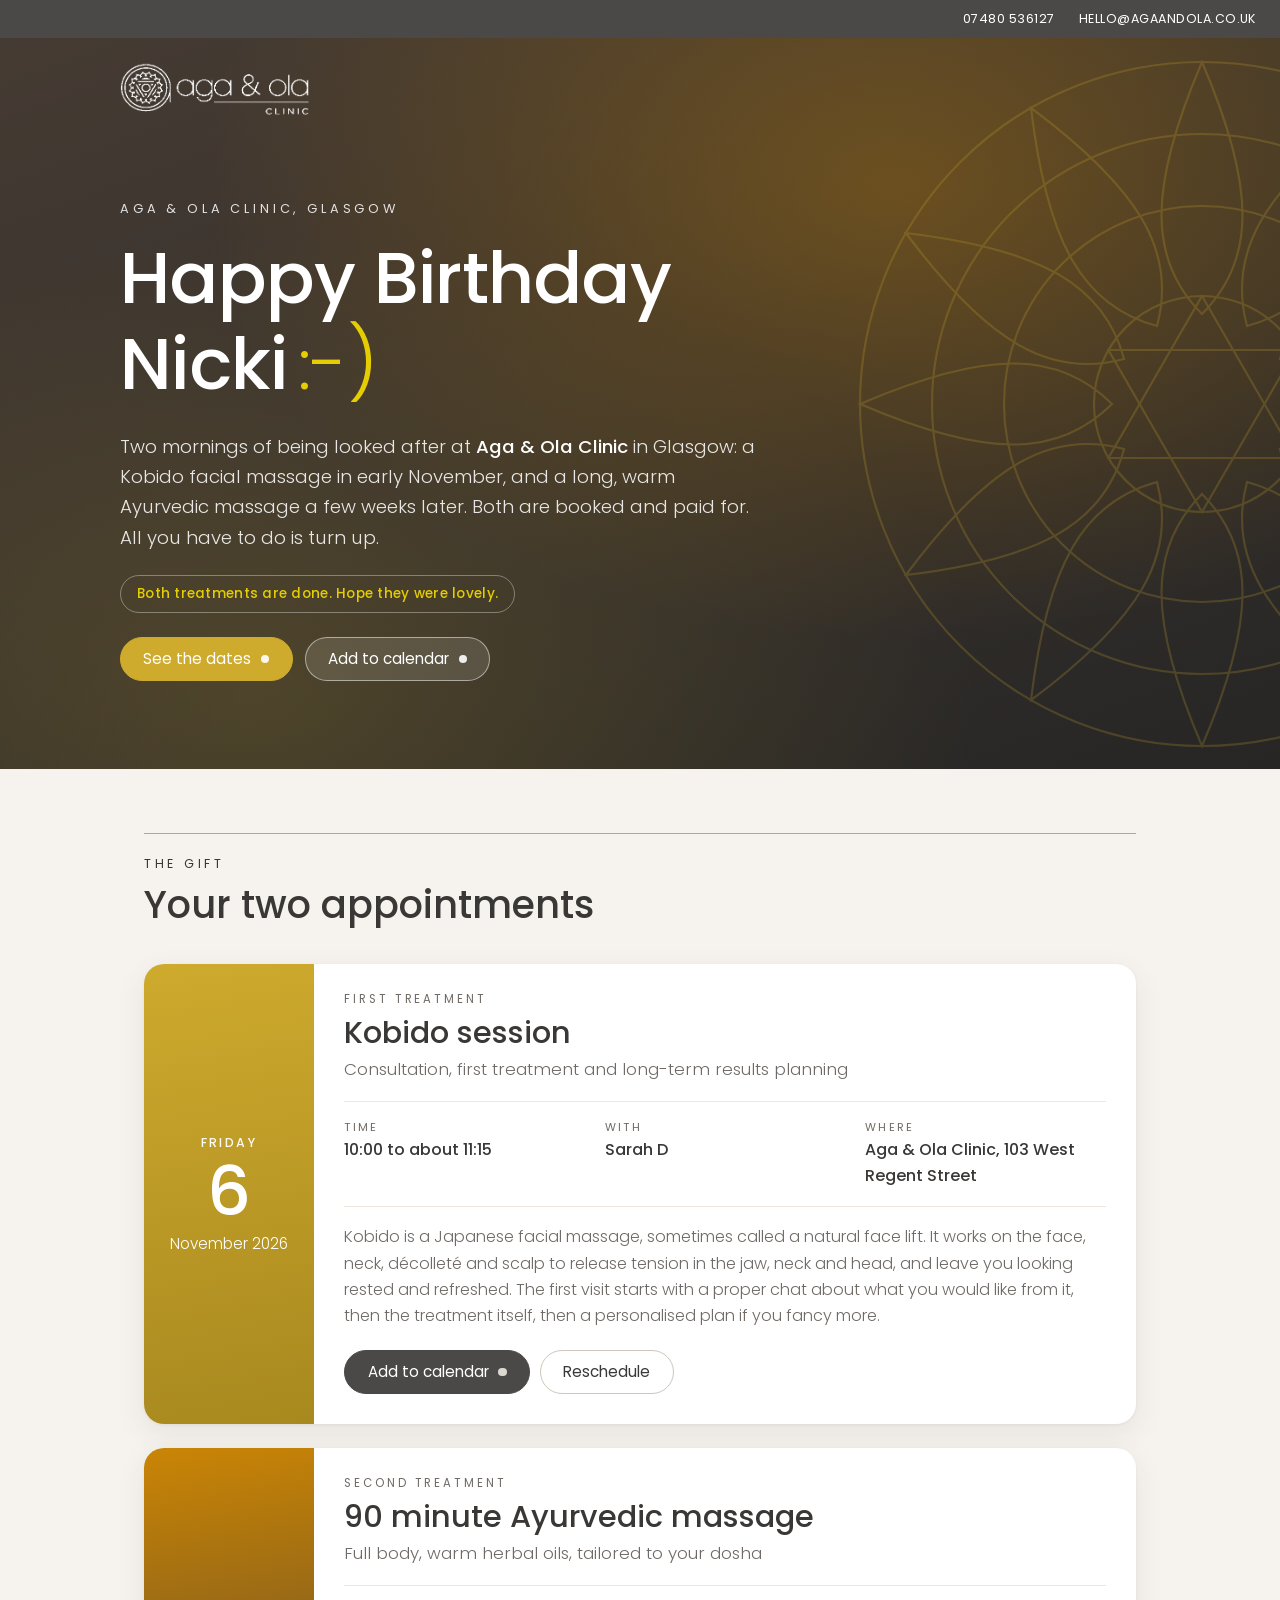
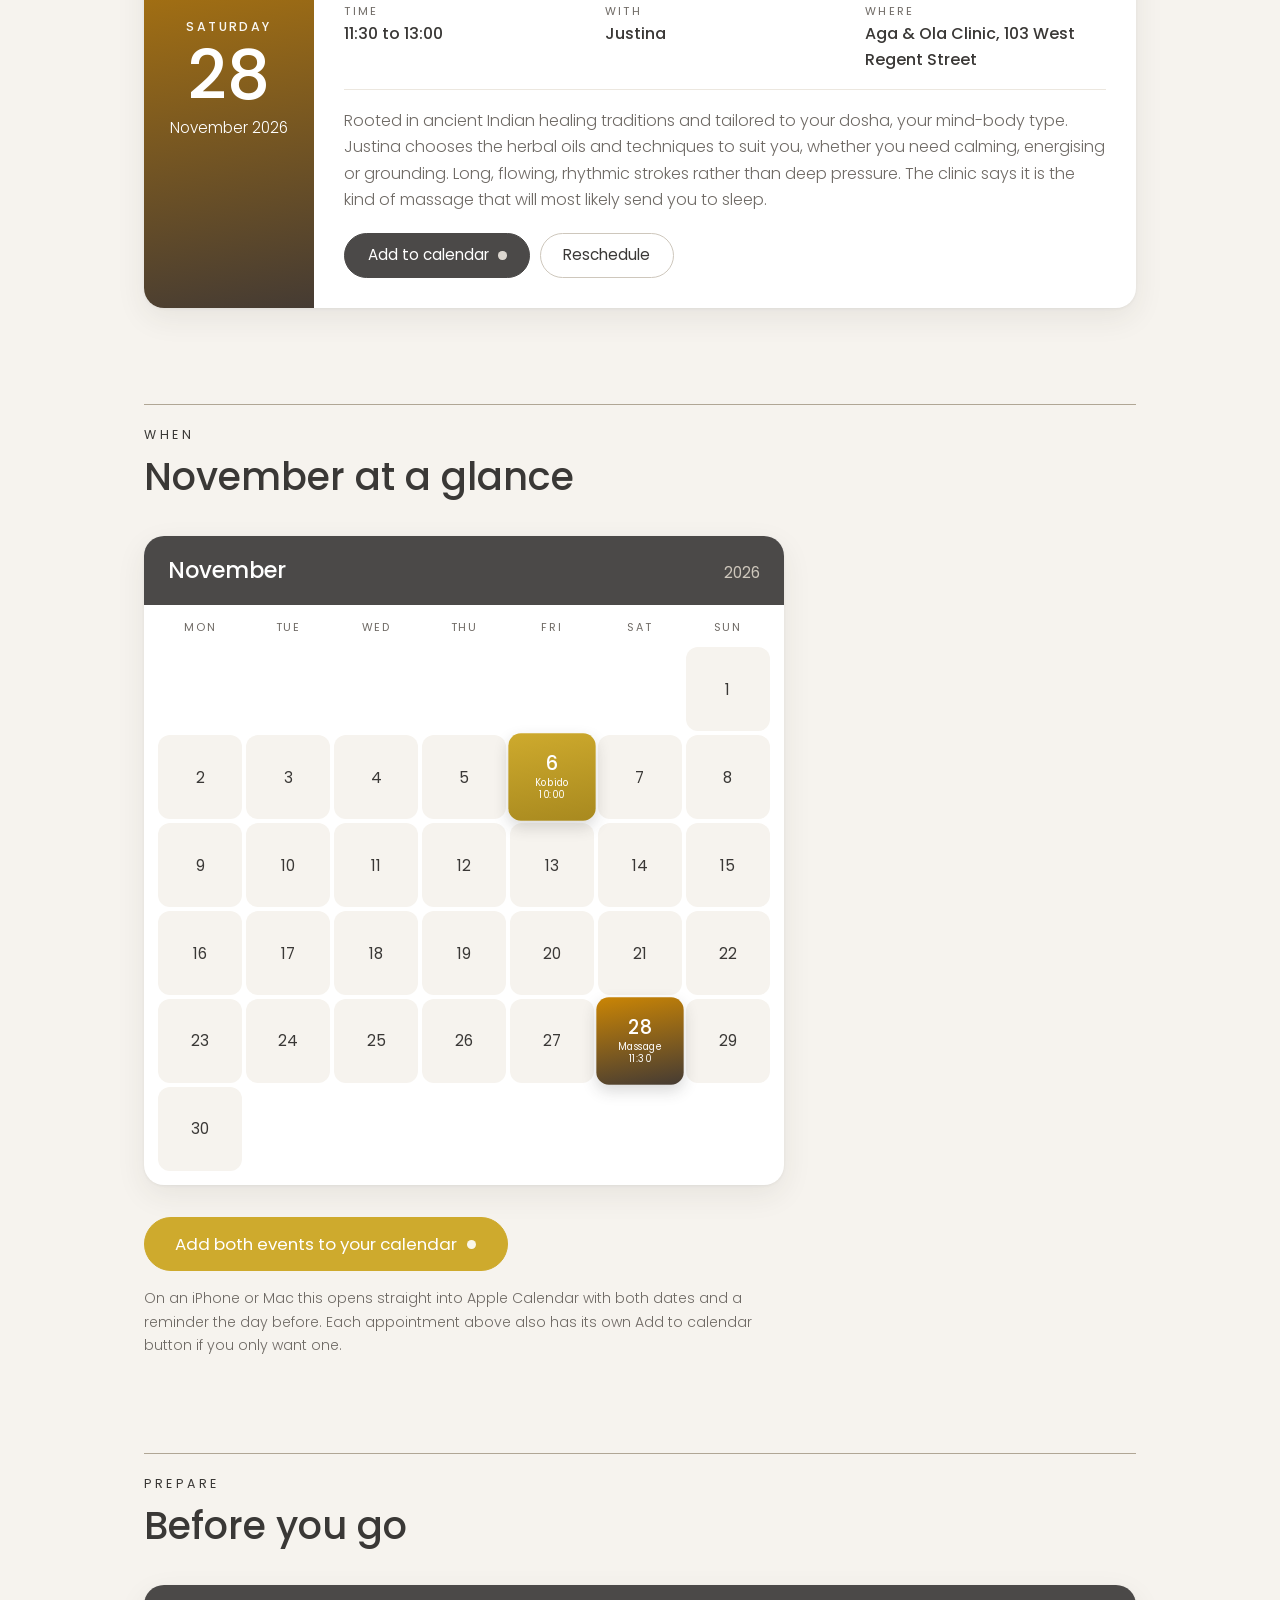
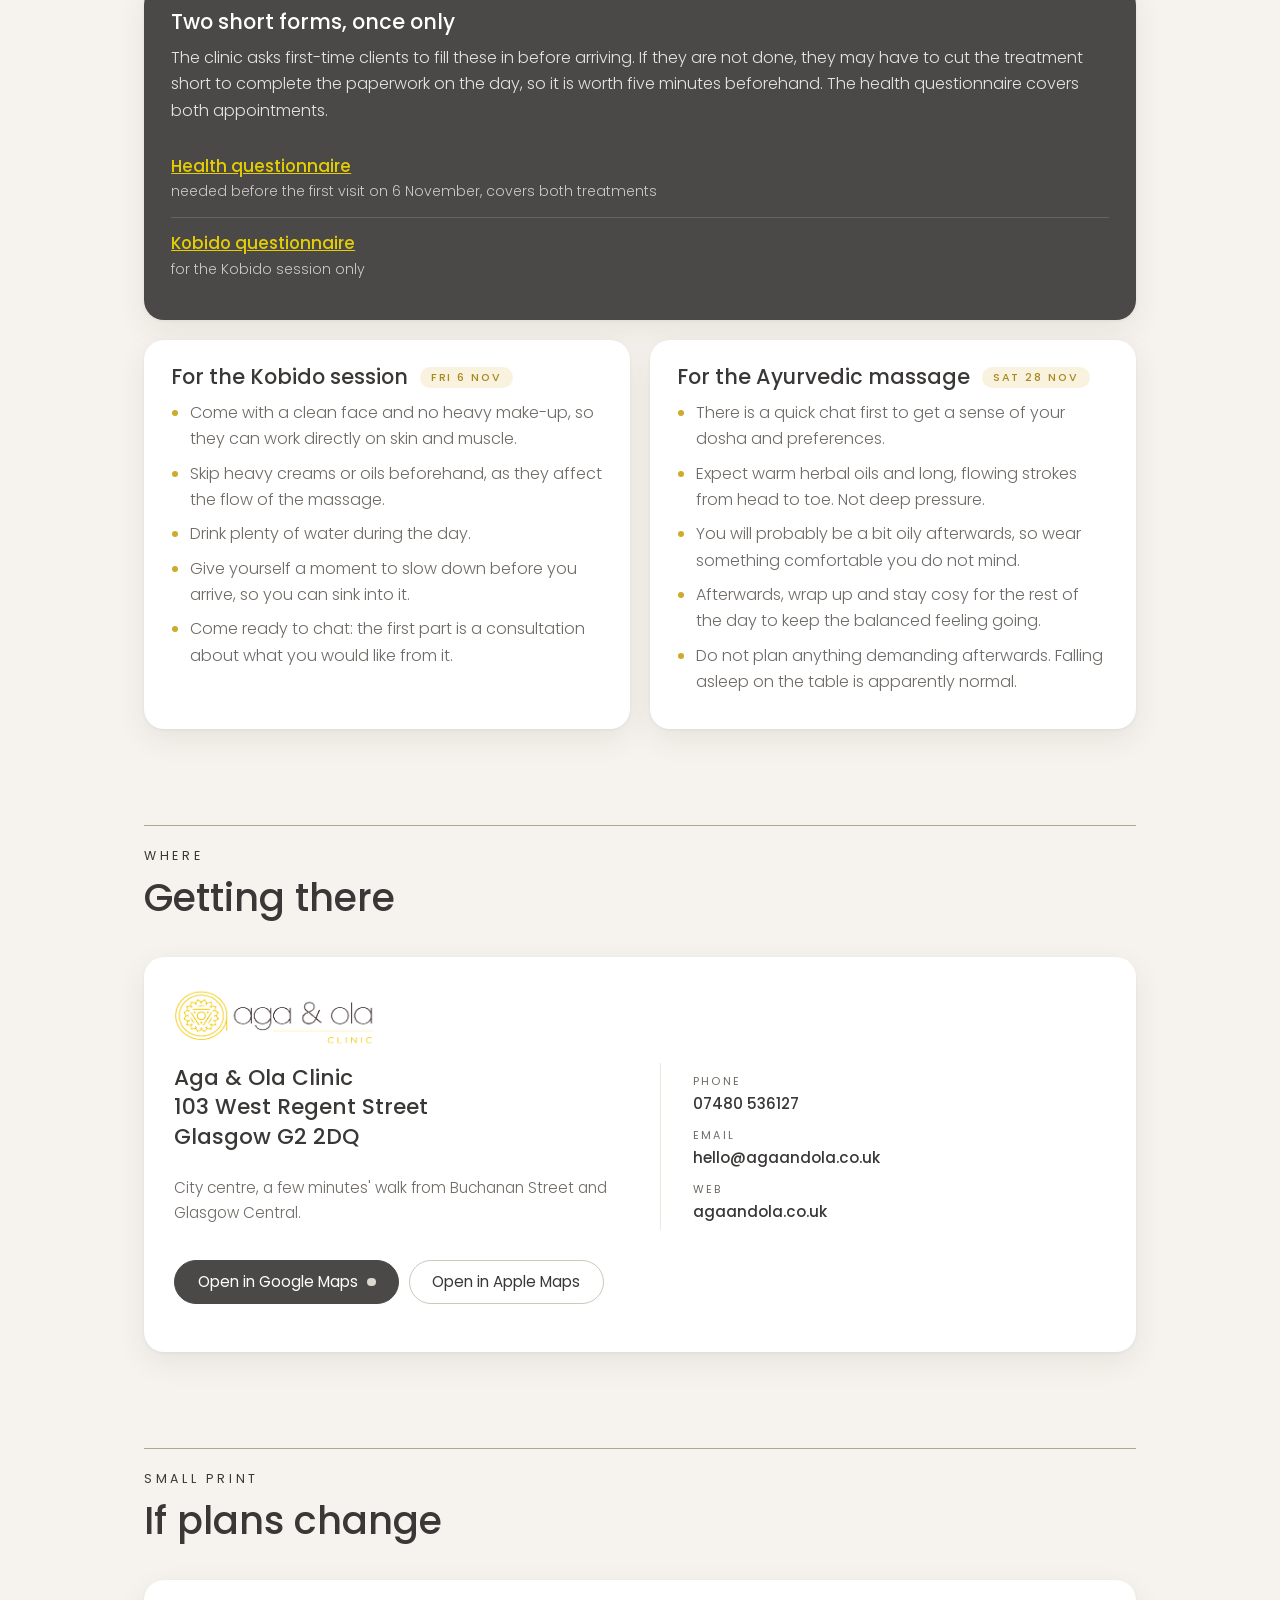
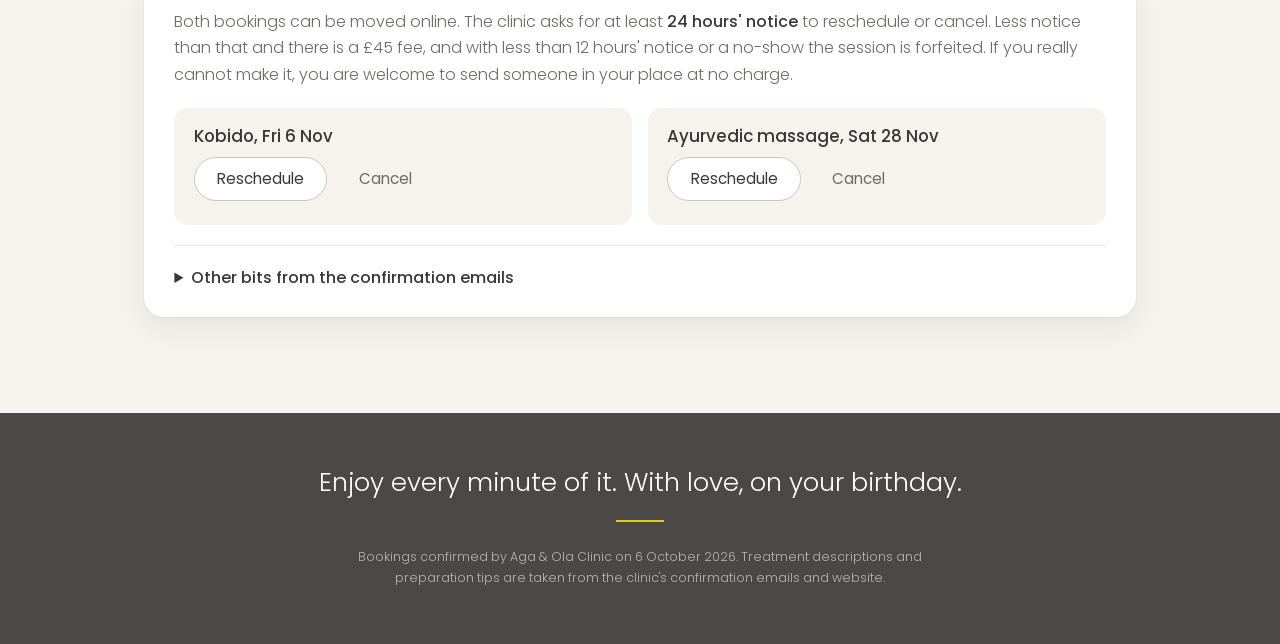
<file: index.html>
<!doctype html>
<html lang="en-GB">
<head>
<meta charset="utf-8">
<meta name="viewport" content="width=device-width, initial-scale=1">
<title>Happy Birthday Nicki</title>
<meta name="description" content="Nicki's birthday gift: a Kobido session and a 90 minute Ayurvedic massage at Aga &amp; Ola Clinic, Glasgow. Dates, links and everything you need.">
<meta name="robots" content="noindex">
<meta name="theme-color" content="#4b4948">
<link rel="icon" href="data:image/svg+xml,%3Csvg xmlns='http://www.w3.org/2000/svg' viewBox='0 0 64 64'%3E%3Ccircle cx='32' cy='32' r='30' fill='%23ceaa2d'/%3E%3Ccircle cx='32' cy='32' r='14' fill='%234b4948'/%3E%3C/svg%3E">
<link rel="preconnect" href="https://fonts.googleapis.com">
<link rel="preconnect" href="https://fonts.gstatic.com" crossorigin>
<link href="https://fonts.googleapis.com/css2?family=Poppins:ital,wght@0,300;0,400;0,500;0,600;1,300;1,400&display=swap" rel="stylesheet">
<link rel="stylesheet" href="styles.css">
</head>
<body>

<div class="topbar">
  <a href="tel:+447480536127">07480 536127</a>
  <a href="mailto:hello@agaandola.co.uk">hello@agaandola.co.uk</a>
</div>

<header class="hero">
  <div class="hero__brand">
    <img src="images/aga-ola-logo.png" alt="Aga &amp; Ola Clinic" width="435" height="127">
  </div>
  <div class="hero__mandala" aria-hidden="true">
    <svg viewBox="0 0 400 400" class="mandala">
      <g fill="none" stroke="currentColor" stroke-width="1.2">
        <circle cx="200" cy="200" r="190"/>
        <circle cx="200" cy="200" r="150"/>
        <circle cx="200" cy="200" r="110"/>
        <circle cx="200" cy="200" r="60"/>
        <g class="petals">
          <path d="M200 10 C 230 80, 230 120, 200 150 C 170 120, 170 80, 200 10 Z"/>
          <path d="M200 10 C 230 80, 230 120, 200 150 C 170 120, 170 80, 200 10 Z" transform="rotate(30 200 200)"/>
          <path d="M200 10 C 230 80, 230 120, 200 150 C 170 120, 170 80, 200 10 Z" transform="rotate(60 200 200)"/>
          <path d="M200 10 C 230 80, 230 120, 200 150 C 170 120, 170 80, 200 10 Z" transform="rotate(90 200 200)"/>
          <path d="M200 10 C 230 80, 230 120, 200 150 C 170 120, 170 80, 200 10 Z" transform="rotate(120 200 200)"/>
          <path d="M200 10 C 230 80, 230 120, 200 150 C 170 120, 170 80, 200 10 Z" transform="rotate(150 200 200)"/>
          <path d="M200 10 C 230 80, 230 120, 200 150 C 170 120, 170 80, 200 10 Z" transform="rotate(180 200 200)"/>
          <path d="M200 10 C 230 80, 230 120, 200 150 C 170 120, 170 80, 200 10 Z" transform="rotate(210 200 200)"/>
          <path d="M200 10 C 230 80, 230 120, 200 150 C 170 120, 170 80, 200 10 Z" transform="rotate(240 200 200)"/>
          <path d="M200 10 C 230 80, 230 120, 200 150 C 170 120, 170 80, 200 10 Z" transform="rotate(270 200 200)"/>
          <path d="M200 10 C 230 80, 230 120, 200 150 C 170 120, 170 80, 200 10 Z" transform="rotate(300 200 200)"/>
          <path d="M200 10 C 230 80, 230 120, 200 150 C 170 120, 170 80, 200 10 Z" transform="rotate(330 200 200)"/>
        </g>
        <path d="M200 140 L 252 230 L 148 230 Z"/>
        <path d="M200 260 L 252 170 L 148 170 Z"/>
      </g>
    </svg>
  </div>
  <div class="hero__inner">
  <p class="hero__eyebrow">Aga &amp; Ola Clinic, Glasgow</p>
  <h1 class="hero__title">Happy Birthday Nicki<span class="smile">:-)</span></h1>
  <p class="hero__lede">
    Two mornings of being looked after at <strong>Aga &amp; Ola Clinic</strong> in Glasgow:
    a Kobido facial massage in early November, and a long, warm Ayurvedic massage a few weeks later.
    Both are booked and paid for. All you have to do is turn up.
  </p>
  <p class="hero__countdown" id="countdown" hidden></p>
  <div class="hero__actions">
    <a class="btn btn--gold" href="#appointments">See the dates <i class="dot"></i></a>
    <a class="btn btn--light" href="nicki-appointments.ics" download="nicki-appointments.ics">Add to calendar <i class="dot"></i></a>
  </div>
  </div>
</header>

<main>

  <!-- ============ APPOINTMENTS ============ -->
  <section class="section" id="appointments" aria-labelledby="appointments-title">
    <p class="section__label">The gift</p>
    <h2 class="section__title" id="appointments-title">Your two appointments</h2>

    <div class="cards">

      <article class="card card--kobido">
        <div class="card__date">
          <span class="card__dow">Friday</span>
          <span class="card__day">6</span>
          <span class="card__month">November 2026</span>
        </div>
        <div class="card__body">
          <p class="card__kicker">First treatment</p>
          <h3 class="card__title">Kobido session</h3>
          <p class="card__sub">Consultation, first treatment and long-term results planning</p>
          <dl class="card__meta">
            <div><dt>Time</dt><dd>10:00 to about 11:15</dd></div>
            <div><dt>With</dt><dd>Sarah D</dd></div>
            <div><dt>Where</dt><dd>Aga &amp; Ola Clinic, 103 West Regent Street</dd></div>
          </dl>
          <p class="card__desc">
            Kobido is a Japanese facial massage, sometimes called a natural face lift. It works on the
            face, neck, décolleté and scalp to release tension in the jaw, neck and head, and leave
            you looking rested and refreshed. The first visit starts with a proper chat about what you
            would like from it, then the treatment itself, then a personalised plan if you fancy more.
          </p>
          <div class="card__actions">
            <a class="btn btn--primary" href="kobido.ics" download="kobido.ics">Add to calendar <i class="dot"></i></a>
            <a class="btn" href="https://booking.agaandola.co.uk/webstoreNew/services/095F158B-7D28-4604-B5B2-A62273CA2F8F?isReschedulingAppmnt=1&amp;appointmentGroupId=306BC509-125C-45D3-B31B-7256B9D565B0" target="_blank" rel="noopener">Reschedule</a>
          </div>
        </div>
      </article>

      <article class="card card--ayur">
        <div class="card__date">
          <span class="card__dow">Saturday</span>
          <span class="card__day">28</span>
          <span class="card__month">November 2026</span>
        </div>
        <div class="card__body">
          <p class="card__kicker">Second treatment</p>
          <h3 class="card__title">90 minute Ayurvedic massage</h3>
          <p class="card__sub">Full body, warm herbal oils, tailored to your dosha</p>
          <dl class="card__meta">
            <div><dt>Time</dt><dd>11:30 to 13:00</dd></div>
            <div><dt>With</dt><dd>Justina</dd></div>
            <div><dt>Where</dt><dd>Aga &amp; Ola Clinic, 103 West Regent Street</dd></div>
          </dl>
          <p class="card__desc">
            Rooted in ancient Indian healing traditions and tailored to your dosha, your mind-body
            type. Justina chooses the herbal oils and techniques to suit you, whether you need calming,
            energising or grounding. Long, flowing, rhythmic strokes rather than deep pressure. The
            clinic says it is the kind of massage that will most likely send you to sleep.
          </p>
          <div class="card__actions">
            <a class="btn btn--primary" href="ayurvedic-massage.ics" download="ayurvedic-massage.ics">Add to calendar <i class="dot"></i></a>
            <a class="btn" href="https://booking.agaandola.co.uk/webstoreNew/services/095F158B-7D28-4604-B5B2-A62273CA2F8F?isReschedulingAppmnt=1&amp;appointmentGroupId=CB01DEAE-05A2-42D8-991D-66255E186A81" target="_blank" rel="noopener">Reschedule</a>
          </div>
        </div>
      </article>

    </div>
  </section>

  <!-- ============ CALENDAR ============ -->
  <section class="section section--calendar" id="calendar" aria-labelledby="calendar-title">
    <p class="section__label">When</p>
    <h2 class="section__title" id="calendar-title">November at a glance</h2>

    <div class="calendar" role="table" aria-label="November 2026">
      <div class="calendar__head">
        <span class="calendar__month">November</span>
        <span class="calendar__year">2026</span>
      </div>
      <div class="calendar__grid">
        <span class="calendar__dow" aria-hidden="true">Mon</span>
        <span class="calendar__dow" aria-hidden="true">Tue</span>
        <span class="calendar__dow" aria-hidden="true">Wed</span>
        <span class="calendar__dow" aria-hidden="true">Thu</span>
        <span class="calendar__dow" aria-hidden="true">Fri</span>
        <span class="calendar__dow" aria-hidden="true">Sat</span>
        <span class="calendar__dow" aria-hidden="true">Sun</span>

        <span class="calendar__pad"></span><span class="calendar__pad"></span><span class="calendar__pad"></span>
        <span class="calendar__pad"></span><span class="calendar__pad"></span><span class="calendar__pad"></span>
        <span class="calendar__cell">1</span>
        <span class="calendar__cell">2</span><span class="calendar__cell">3</span><span class="calendar__cell">4</span>
        <span class="calendar__cell">5</span>
        <a class="calendar__cell calendar__cell--event calendar__cell--kobido" href="#appointments" aria-label="Friday 6 November, Kobido session at 10:00">
          <span class="calendar__num">6</span><span class="calendar__tag">Kobido<br>10:00</span>
        </a>
        <span class="calendar__cell">7</span><span class="calendar__cell">8</span>
        <span class="calendar__cell">9</span><span class="calendar__cell">10</span><span class="calendar__cell">11</span>
        <span class="calendar__cell">12</span><span class="calendar__cell">13</span><span class="calendar__cell">14</span>
        <span class="calendar__cell">15</span>
        <span class="calendar__cell">16</span><span class="calendar__cell">17</span><span class="calendar__cell">18</span>
        <span class="calendar__cell">19</span><span class="calendar__cell">20</span><span class="calendar__cell">21</span>
        <span class="calendar__cell">22</span>
        <span class="calendar__cell">23</span><span class="calendar__cell">24</span><span class="calendar__cell">25</span>
        <span class="calendar__cell">26</span><span class="calendar__cell">27</span>
        <a class="calendar__cell calendar__cell--event calendar__cell--ayur" href="#appointments" aria-label="Saturday 28 November, Ayurvedic massage at 11:30">
          <span class="calendar__num">28</span><span class="calendar__tag">Massage<br>11:30</span>
        </a>
        <span class="calendar__cell">29</span>
        <span class="calendar__cell">30</span>
      </div>
    </div>

    <div class="calendar__cta">
      <a class="btn btn--gold btn--big" href="nicki-appointments.ics" download="nicki-appointments.ics">
        Add both events to your calendar <i class="dot"></i>
      </a>
      <p class="calendar__hint">
        On an iPhone or Mac this opens straight into Apple Calendar with both dates and a reminder the day
        before. Each appointment above also has its own Add to calendar button if you only want one.
      </p>
    </div>
  </section>

  <!-- ============ BEFORE YOU GO ============ -->
  <section class="section" id="prepare" aria-labelledby="prepare-title">
    <p class="section__label">Prepare</p>
    <h2 class="section__title" id="prepare-title">Before you go</h2>

    <div class="prep">

      <div class="prep__block prep__block--forms">
        <h3>Two short forms, once only</h3>
        <p>
          The clinic asks first-time clients to fill these in before arriving. If they are not done,
          they may have to cut the treatment short to complete the paperwork on the day, so it is worth
          five minutes beforehand. The health questionnaire covers both appointments.
        </p>
        <ul class="linklist">
          <li>
            <a href="https://www.cognitoforms.com/AgaOlaClinic/MASSAGETHERAPYConsultationForm" target="_blank" rel="noopener">Health questionnaire</a>
            <span>needed before the first visit on 6 November, covers both treatments</span>
          </li>
          <li>
            <a href="https://www.cognitoforms.com/AgaOlaClinic/KobidoConsultationForm" target="_blank" rel="noopener">Kobido questionnaire</a>
            <span>for the Kobido session only</span>
          </li>
        </ul>
      </div>

      <div class="prep__block">
        <h3>For the Kobido session <span class="prep__when">Fri 6 Nov</span></h3>
        <ul class="tips">
          <li>Come with a clean face and no heavy make-up, so they can work directly on skin and muscle.</li>
          <li>Skip heavy creams or oils beforehand, as they affect the flow of the massage.</li>
          <li>Drink plenty of water during the day.</li>
          <li>Give yourself a moment to slow down before you arrive, so you can sink into it.</li>
          <li>Come ready to chat: the first part is a consultation about what you would like from it.</li>
        </ul>
      </div>

      <div class="prep__block">
        <h3>For the Ayurvedic massage <span class="prep__when">Sat 28 Nov</span></h3>
        <ul class="tips">
          <li>There is a quick chat first to get a sense of your dosha and preferences.</li>
          <li>Expect warm herbal oils and long, flowing strokes from head to toe. Not deep pressure.</li>
          <li>You will probably be a bit oily afterwards, so wear something comfortable you do not mind.</li>
          <li>Afterwards, wrap up and stay cosy for the rest of the day to keep the balanced feeling going.</li>
          <li>Do not plan anything demanding afterwards. Falling asleep on the table is apparently normal.</li>
        </ul>
      </div>

    </div>
  </section>

  <!-- ============ GETTING THERE ============ -->
  <section class="section section--place" id="place" aria-labelledby="place-title">
    <p class="section__label">Where</p>
    <h2 class="section__title" id="place-title">Getting there</h2>
    <div class="place">
      <div class="place__card">
        <img class="place__logo" src="images/aga-ola-logo.png" alt="Aga &amp; Ola Clinic" width="435" height="127">
        <address class="place__address">
          Aga &amp; Ola Clinic<br>
          103 West Regent Street<br>
          Glasgow G2 2DQ
        </address>
        <p class="place__note">
          City centre, a few minutes' walk from Buchanan Street and Glasgow Central.
        </p>
        <div class="card__actions">
          <a class="btn btn--primary" href="https://www.google.com/maps/search/?api=1&amp;query=Aga+%26+Ola+Clinic%2C+103+West+Regent+Street%2C+Glasgow+G2+2DQ" target="_blank" rel="noopener">Open in Google Maps <i class="dot"></i></a>
          <a class="btn" href="https://maps.apple.com/?q=103+West+Regent+Street,+Glasgow+G2+2DQ" target="_blank" rel="noopener">Open in Apple Maps</a>
        </div>
        <ul class="contact">
          <li><span>Phone</span> <a href="tel:+447480536127">07480 536127</a></li>
          <li><span>Email</span> <a href="mailto:hello@agaandola.co.uk">hello@agaandola.co.uk</a></li>
          <li><span>Web</span> <a href="https://agaandola.co.uk" target="_blank" rel="noopener">agaandola.co.uk</a></li>
        </ul>
      </div>
    </div>
  </section>

  <!-- ============ MANAGE / SMALL PRINT ============ -->
  <section class="section" id="manage" aria-labelledby="manage-title">
    <p class="section__label">Small print</p>
    <h2 class="section__title" id="manage-title">If plans change</h2>

    <div class="manage">
      <p>
        Both bookings can be moved online. The clinic asks for at least <strong>24 hours' notice</strong>
        to reschedule or cancel. Less notice than that and there is a £45 fee, and with less than 12
        hours' notice or a no-show the session is forfeited. If you really cannot make it, you are
        welcome to send someone in your place at no charge.
      </p>

      <div class="manage__grid">
        <div class="manage__col">
          <h3>Kobido, Fri 6 Nov</h3>
          <a class="btn" href="https://booking.agaandola.co.uk/webstoreNew/services/095F158B-7D28-4604-B5B2-A62273CA2F8F?isReschedulingAppmnt=1&amp;appointmentGroupId=306BC509-125C-45D3-B31B-7256B9D565B0" target="_blank" rel="noopener">Reschedule</a>
          <a class="btn btn--quiet" href="https://booking.agaandola.co.uk/webstoreNew/services/095F158B-7D28-4604-B5B2-A62273CA2F8F?isCancellingAppmnt=1&amp;appointmentGroupId=306BC509-125C-45D3-B31B-7256B9D565B0" target="_blank" rel="noopener">Cancel</a>
        </div>
        <div class="manage__col">
          <h3>Ayurvedic massage, Sat 28 Nov</h3>
          <a class="btn" href="https://booking.agaandola.co.uk/webstoreNew/services/095F158B-7D28-4604-B5B2-A62273CA2F8F?isReschedulingAppmnt=1&amp;appointmentGroupId=CB01DEAE-05A2-42D8-991D-66255E186A81" target="_blank" rel="noopener">Reschedule</a>
          <a class="btn btn--quiet" href="https://booking.agaandola.co.uk/webstoreNew/services/095F158B-7D28-4604-B5B2-A62273CA2F8F?isCancellingAppmnt=1&amp;appointmentGroupId=CB01DEAE-05A2-42D8-991D-66255E186A81" target="_blank" rel="noopener">Cancel</a>
        </div>
      </div>

      <details class="more">
        <summary>Other bits from the confirmation emails</summary>
        <ul class="linklist linklist--plain">
          <li>
            <strong>The clinic app.</strong> You can manage appointments from your phone:
            <a href="https://apps.apple.com/us/app/aga-ola-clinic/id6749817633" target="_blank" rel="noopener">iPhone</a> or
            <a href="https://play.google.com/store/apps/details?id=com.zenoti.agaandolaclinic" target="_blank" rel="noopener">Android</a>.
          </li>
          <li>
            <strong>Invoices and documentation.</strong> If you ever want a detailed invoice or paperwork for insurance,
            <a href="https://www.cognitoforms.com/AgaOlaClinic/AODocuments" target="_blank" rel="noopener">this form</a> is the place.
          </li>
          <li>
            <strong>Referral code.</strong> The bookings came with a code, <code>NickiCF88</code>, that gives a friend £10 off
            their first treatment and adds £10 credit to the account. It only works for new clients booking online.
          </li>
        </ul>
      </details>
    </div>
  </section>

</main>

<footer class="foot">
  <p class="foot__wish">Enjoy every minute of it. With love, on your birthday.</p>
  <p class="foot__small">Bookings confirmed by Aga &amp; Ola Clinic on 6 October 2026. Treatment descriptions and preparation tips are taken from the clinic's confirmation emails and website.</p>
</footer>

<script src="script.js"></script>
</body>
</html>
</file>
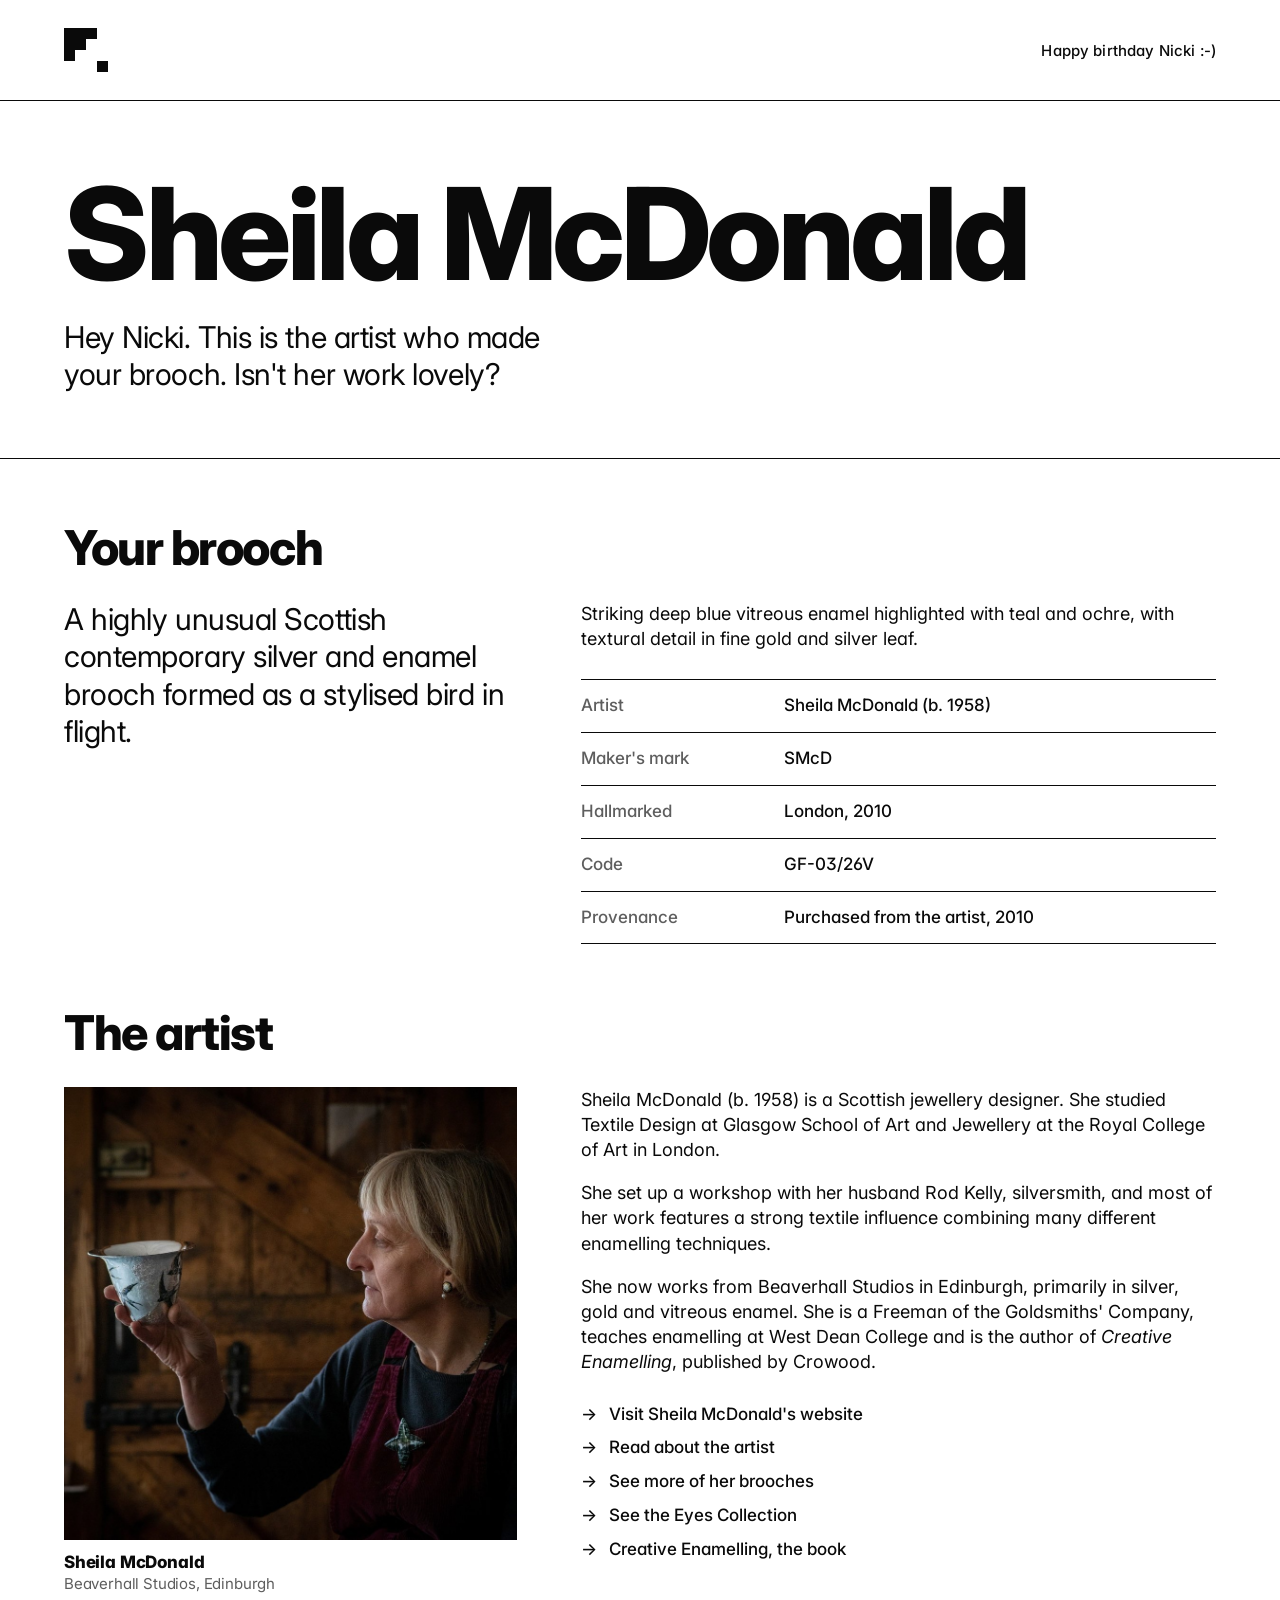
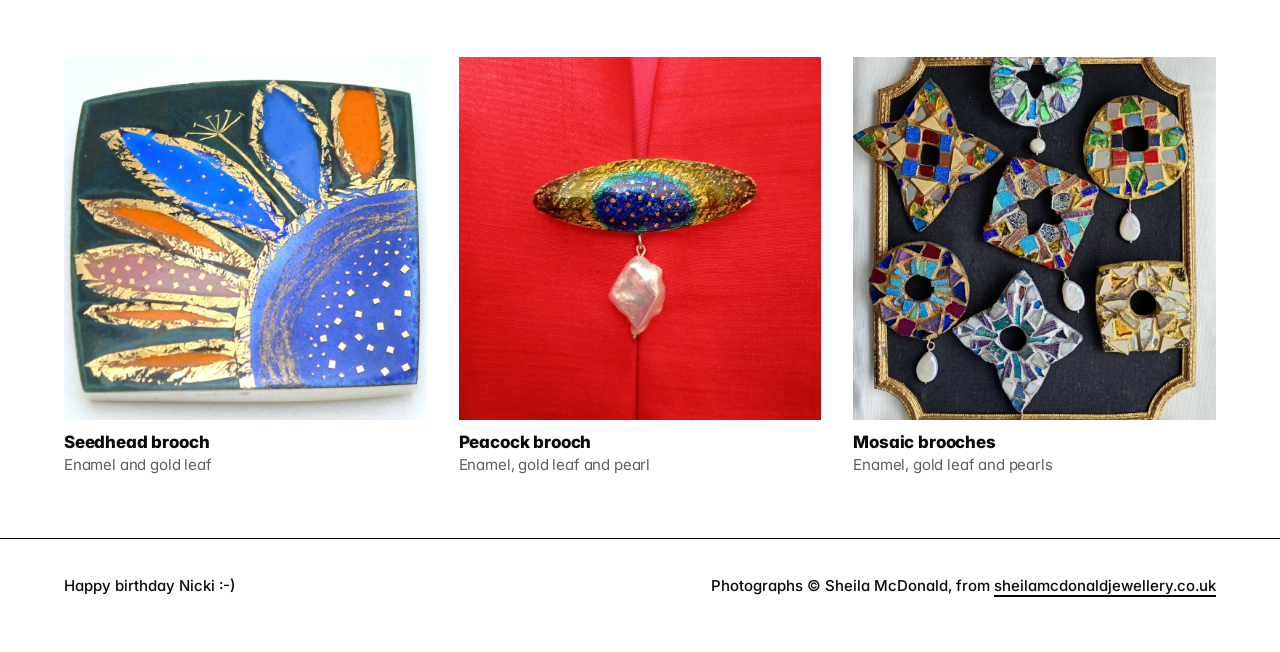
<file: brooch.html>
<!doctype html>
<html lang="en-GB">
<head>
<meta charset="utf-8">
<meta name="viewport" content="width=device-width, initial-scale=1">
<title>Sheila McDonald</title>
<meta name="description" content="Hey Nicki, this is the artist who made your brooch. Sheila McDonald, Scottish jeweller and enameller.">
<meta name="robots" content="noindex">
<meta name="theme-color" content="#ffffff">
<link rel="icon" href="data:image/svg+xml,%3Csvg xmlns='http://www.w3.org/2000/svg' viewBox='0 0 64 64'%3E%3Crect width='64' height='64' fill='%23fff'/%3E%3Crect x='10' y='10' width='28' height='28' fill='%23000'/%3E%3Crect x='38' y='38' width='16' height='16' fill='%23000'/%3E%3C/svg%3E">
<link rel="preconnect" href="https://fonts.googleapis.com">
<link rel="preconnect" href="https://fonts.gstatic.com" crossorigin>
<link href="https://fonts.googleapis.com/css2?family=Inter:wght@400;500;800&display=swap" rel="stylesheet">
<style>
  :root {
    --ink: #0a0a0a;
    --paper: #ffffff;
    --rule: #0a0a0a;
    --muted: #5e5e5e;
    --gutter: clamp(16px, 5vw, 64px);
  }
  * { box-sizing: border-box; }
  html { -webkit-text-size-adjust: 100%; overflow-x: hidden; }
  body {
    margin: 0;
    background: var(--paper);
    color: var(--ink);
    font-family: "Inter", "Helvetica Neue", Helvetica, Arial, sans-serif;
    font-size: 18px;
    line-height: 1.4;
    font-feature-settings: "ss01", "cv11";
  }
  a { color: inherit; }
  img { display: block; max-width: 100%; height: auto; }

  .wrap { padding-left: var(--gutter); padding-right: var(--gutter); }

  /* Header */
  .site-head {
    display: flex; align-items: center; justify-content: space-between;
    padding-top: 28px; padding-bottom: 28px;
    border-bottom: 1px solid var(--rule);
  }
  .mark { display: block; width: 44px; height: 44px; }
  .site-head__right { font-weight: 500; font-size: 15px; letter-spacing: 0.01em; }

  /* Title */
  .title { padding-top: clamp(32px, 6vw, 72px); padding-bottom: clamp(32px, 5vw, 64px); }
  .title h1 {
    margin: 0;
    font-weight: 800;
    font-size: clamp(48px, 10vw, 136px);
    line-height: 0.95;
    letter-spacing: -0.035em;
  }
  .title p {
    margin: 24px 0 0;
    font-size: clamp(20px, 2.6vw, 30px);
    line-height: 1.25;
    letter-spacing: -0.015em;
    max-width: 30ch;
  }

  /* Sections */
  section { padding-top: clamp(36px, 5vw, 64px); padding-bottom: clamp(36px, 5vw, 64px); border-top: 1px solid var(--rule); }
  section h2 { margin: 0 0 28px; font-weight: 800; font-size: clamp(30px, 4.5vw, 48px); letter-spacing: -0.03em; line-height: 1.05; }
  .cols { display: grid; grid-template-columns: 1fr; gap: 32px; }
  @media (min-width: 820px) { .cols { grid-template-columns: 5fr 7fr; gap: 64px; } }
  .lede { font-size: clamp(20px, 2.6vw, 30px); line-height: 1.25; letter-spacing: -0.015em; font-weight: 400; margin: 0; max-width: 32ch; }
  .body p { margin: 0 0 1em; max-width: 60ch; }
  .body p:last-child { margin-bottom: 0; }

  /* Museum label */
  .label { display: grid; grid-template-columns: 1fr; border-top: 1px solid var(--rule); margin: 28px 0 0; }
  .label > div { display: grid; grid-template-columns: 11em 1fr; gap: 16px; padding: 14px 0; border-bottom: 1px solid var(--rule); font-size: 17px; }
  .label dt { margin: 0; color: var(--muted); font-weight: 500; }
  .label dd { margin: 0; font-weight: 500; }
  @media (max-width: 520px) { .label > div { grid-template-columns: 1fr; gap: 4px; } }

  /* Picture grids, like the Highlights row */
  .grid { display: grid; grid-template-columns: 1fr 1fr; gap: 24px 16px; }
  @media (min-width: 820px) { .grid { grid-template-columns: repeat(3, 1fr); gap: 40px 32px; } }
  .grid--two { grid-template-columns: 1fr; }
  @media (min-width: 640px) { .grid--two { grid-template-columns: 1fr 1fr; } }
  figure { margin: 0; }
  figure img { width: 100%; aspect-ratio: 1 / 1; object-fit: cover; background: #eee; }
  figure.tall img { aspect-ratio: 4 / 5; }
  figcaption { margin-top: 12px; font-weight: 800; font-size: 17px; letter-spacing: -0.01em; line-height: 1.2; }
  figcaption small { display: block; margin-top: 3px; font-weight: 400; font-size: 15px; color: var(--muted); }
  .intro { margin: -8px 0 32px; font-size: 18px; max-width: 60ch; }
  /* Artist */
  .artist { display: grid; grid-template-columns: 1fr; gap: 32px; }
  @media (min-width: 820px) { .artist { grid-template-columns: 5fr 7fr; gap: 64px; } }
  .artist img { width: 100%; height: auto; }

  /* Find out more list */
  .more { list-style: none; margin: 28px 0 0; padding: 0; }
  .more li { margin: 0 0 10px; font-weight: 500; font-size: 17px; }
  .more a { text-decoration: none; }
  .more a::before { content: "\2192"; display: inline-block; width: 1.6em; font-weight: 500; }
  .more a:hover, .more a:focus { text-decoration: underline; text-underline-offset: 4px; text-decoration-thickness: 2px; }

  /* Footer */
  footer { padding-top: 36px; padding-bottom: 56px; border-top: 1px solid var(--rule); display: flex; flex-wrap: wrap; gap: 12px 40px; justify-content: space-between; font-size: 15px; font-weight: 500; }
  footer p { margin: 0; }
  footer a { text-decoration: underline; text-underline-offset: 4px; text-decoration-thickness: 2px; }
</style>
</head>
<body>

<header class="site-head wrap">
  <svg class="mark" viewBox="0 0 44 44" aria-label="Nicki's brooch" role="img">
    <rect x="0" y="0" width="22" height="22" fill="#0a0a0a"/>
    <rect x="22" y="0" width="11" height="11" fill="#0a0a0a"/>
    <rect x="0" y="22" width="11" height="11" fill="#0a0a0a"/>
    <rect x="33" y="33" width="11" height="11" fill="#0a0a0a"/>
  </svg>
  <div class="site-head__right">Happy birthday Nicki :-)</div>
</header>

<main>
  <div class="title wrap">
    <h1>Sheila McDonald</h1>
    <p>Hey Nicki. This is the artist who made your brooch. Isn't her work lovely?</p>
  </div>

  <section id="brooch" class="wrap">
    <h2>Your brooch</h2>
    <div class="cols">
      <p class="lede">A highly unusual Scottish contemporary silver and enamel brooch formed as a stylised bird in flight.</p>
      <div class="body">
        <p>Striking deep blue vitreous enamel highlighted with teal and ochre, with textural detail in fine gold and silver leaf.</p>
        <dl class="label">
          <div><dt>Artist</dt><dd>Sheila McDonald (b. 1958)</dd></div>
          <div><dt>Maker's mark</dt><dd>SMcD</dd></div>
          <div><dt>Hallmarked</dt><dd>London, 2010</dd></div>
          <div><dt>Code</dt><dd>GF-03/26V</dd></div>
          <div><dt>Provenance</dt><dd>Purchased from the artist, 2010</dd></div>
        </dl>
      </div>
    </div>
  </section>

  <section class="wrap" style="border-top: 0; padding-top: 0">
    <h2>The artist</h2>
    <div class="artist">
      <figure><img src="images/smd/studio-portrait.jpg" width="1000" height="955" loading="lazy" alt="Sheila McDonald in her studio, holding up a small enamelled silver vessel"><figcaption>Sheila McDonald<small>Beaverhall Studios, Edinburgh</small></figcaption></figure>
      <div class="body">
        <p>Sheila McDonald (b. 1958) is a Scottish jewellery designer. She studied Textile Design at Glasgow School of Art and Jewellery at the Royal College of Art in London.</p>
        <p>She set up a workshop with her husband Rod Kelly, silversmith, and most of her work features a strong textile influence combining many different enamelling techniques.</p>
        <p>She now works from Beaverhall Studios in Edinburgh, primarily in silver, gold and vitreous enamel. She is a Freeman of the Goldsmiths' Company, teaches enamelling at West Dean College and is the author of <em>Creative Enamelling</em>, published by Crowood.</p>
        <ul class="more">
          <li><a href="https://www.sheilamcdonaldjewellery.co.uk/" rel="noopener">Visit Sheila McDonald's website</a></li>
          <li><a href="https://www.sheilamcdonaldjewellery.co.uk/about" rel="noopener">Read about the artist</a></li>
          <li><a href="https://www.sheilamcdonaldjewellery.co.uk/gallery/brooches" rel="noopener">See more of her brooches</a></li>
          <li><a href="https://www.sheilamcdonaldjewellery.co.uk/gallery/eye-collection" rel="noopener">See the Eyes Collection</a></li>
          <li><a href="https://www.crowood.com/book/creative-enamelling/" rel="noopener">Creative Enamelling, the book</a></li>
        </ul>
      </div>
    </div>
    <div class="grid" style="margin-top: clamp(36px, 5vw, 64px)">
      <figure><img src="images/smd/seedhead-brooch.jpg" width="1000" height="1000" loading="lazy" alt="Square brooch with blue, orange and mauve enamelled petals edged in gold leaf, beside a deep blue disc scattered with gold squares"><figcaption>Seedhead brooch<small>Enamel and gold leaf</small></figcaption></figure>
      <figure><img src="images/smd/peacock-brooch.jpg" width="1000" height="1328" loading="lazy" alt="Oval gold and blue enamel brooch with a baroque pearl drop, on a red dress"><figcaption>Peacock brooch<small>Enamel, gold leaf and pearl</small></figcaption></figure>
      <figure><img src="images/smd/mosaic-brooches.jpg" width="1000" height="1251" loading="lazy" alt="Seven mosaic-like brooches in star, ring and square shapes with pearl drops, on black velvet in a gilt frame"><figcaption>Mosaic brooches<small>Enamel, gold leaf and pearls</small></figcaption></figure>
    </div>
  </section>
</main>

<footer class="wrap">
  <p>Happy birthday Nicki :-)</p>
  <p>Photographs &copy; Sheila McDonald, from <a href="https://www.sheilamcdonaldjewellery.co.uk/" rel="noopener">sheilamcdonaldjewellery.co.uk</a></p>
</footer>

</body>
</html>
</file>
<file: styles.css>
/* ------------------------------------------------------------------
   Nicki's birthday page, styled to sit alongside agaandola.co.uk:
   charcoal and warm sepia darks, the clinic's mustard and brand yellow,
   stone neutrals, Poppins throughout, pill buttons with a dot.
------------------------------------------------------------------- */

:root {
  --charcoal:     #4b4948;   /* site header bar */
  --charcoal-dk:  #2f2d2c;
  --sepia:        #453b33;   /* massage hero overlay */
  --sepia-dk:     #272625;
  --mustard:      #ceaa2d;   /* site gold button */
  --mustard-dk:   #a8891f;
  --brand-yellow: #e4cd02;   /* logo / contact button */
  --amber:        #ca8505;   /* chat bubble */
  --amber-dk:     #9a6504;
  --stone:        #b0a695;   /* hairline rules */
  --stone-lt:     #cec7bc;   /* muted button */
  --paper:        #f6f3ee;
  --paper-deep:   #ece7df;
  --white:        #ffffff;
  --ink:          #3a3836;
  --ink-soft:     #6f6a65;

  --sans: "Poppins", -apple-system, BlinkMacSystemFont, "Segoe UI", Helvetica, Arial, sans-serif;
  --radius: 20px;
  --shadow: 0 10px 30px rgba(47, 45, 44, 0.08), 0 1px 3px rgba(47, 45, 44, 0.06);
  --maxw: 1040px;
}

*, *::before, *::after { box-sizing: border-box; }
html { scroll-behavior: smooth; }

body {
  margin: 0;
  font-family: var(--sans);
  font-size: 1rem;
  line-height: 1.65;
  color: var(--ink);
  background: var(--paper);
  -webkit-font-smoothing: antialiased;
}

h1, h2, h3 { font-family: var(--sans); font-weight: 500; line-height: 1.2; margin: 0; color: var(--ink); }
p { margin: 0 0 1em; }
a { color: var(--amber-dk); }
a:hover { color: var(--amber); }
strong { font-weight: 600; }
code {
  font-family: ui-monospace, SFMono-Regular, Menlo, monospace;
  font-size: 0.95em; background: var(--paper-deep); padding: 0.1em 0.4em; border-radius: 6px;
}

/* ---------------- Top strip (as on the clinic site) ---------------- */

.topbar {
  background: var(--charcoal);
  color: #fff;
  font-size: 0.78rem;
  letter-spacing: 0.04em;
  text-transform: uppercase;
  display: flex;
  justify-content: flex-end;
  gap: 1.5rem;
  padding: 0.55rem 1.5rem;
}
.topbar a { color: #fff; text-decoration: none; }
.topbar a:hover { color: var(--brand-yellow); }

/* ---------------- Hero ---------------- */

.hero {
  position: relative;
  overflow: hidden;
  color: #fff;
  background:
    radial-gradient(ellipse at 70% 20%, rgba(202, 133, 5, 0.35), transparent 55%),
    radial-gradient(ellipse at 20% 90%, rgba(206, 170, 45, 0.18), transparent 50%),
    linear-gradient(160deg, var(--sepia) 0%, var(--sepia-dk) 100%);
  padding: 1.5rem 1.5rem clamp(3rem, 7vw, 5.5rem);
}
.hero > * { position: relative; }

.hero__brand { max-width: var(--maxw); margin: 0 auto clamp(2.5rem, 7vw, 5rem); }
.hero__brand img {
  width: 190px; height: auto; display: block;
  filter: brightness(0) invert(1); /* white logo like the site header; PNG is transparent */
}

.hero__mandala {
  position: absolute; inset: 0;
  display: flex; justify-content: flex-end; align-items: center;
  pointer-events: none; color: var(--mustard); opacity: 0.22;
}
.mandala { width: min(90vw, 720px); height: auto; margin-right: -22%; animation: breathe 14s ease-in-out infinite; }
.mandala .petals { transform-origin: 200px 200px; animation: turn 180s linear infinite; }
@keyframes breathe { 0%, 100% { opacity: .7; } 50% { opacity: 1; } }
@keyframes turn { to { transform: rotate(360deg); } }
@media (prefers-reduced-motion: reduce) { .mandala, .mandala .petals { animation: none; } html { scroll-behavior: auto; } }

.hero__inner { max-width: var(--maxw); margin: 0 auto; }
.hero__eyebrow {
  font-size: 0.8rem; letter-spacing: 0.3em; text-transform: uppercase;
  color: rgba(255,255,255,0.85); margin-bottom: 1rem;
}
.hero__title {
  font-size: clamp(2.4rem, 6.5vw, 4.5rem);
  font-weight: 500;
  color: #fff;
  letter-spacing: -0.01em;
  max-width: 14ch;
}
.hero__title .smile { color: var(--brand-yellow); font-weight: 300; margin-left: 0.15em; }

.hero__lede {
  margin-top: 1.5rem;
  max-width: 40rem;
  font-size: clamp(1rem, 2vw, 1.15rem);
  font-weight: 300;
  color: rgba(255,255,255,0.88);
}
.hero__lede strong { color: #fff; font-weight: 500; }

.hero__countdown {
  display: inline-block;
  margin: 0.25rem 0 1.5rem;
  padding: 0.4rem 1rem;
  border-radius: 999px;
  border: 1px solid rgba(255,255,255,0.35);
  color: var(--brand-yellow);
  font-size: 0.85rem;
  font-weight: 500;
  letter-spacing: 0.02em;
}
.hero__actions { display: flex; flex-wrap: wrap; gap: 0.75rem; }

/* ---------------- Buttons (pill with dot, as on the site) ---------------- */

.btn {
  display: inline-flex; align-items: center; gap: 0.6rem;
  padding: 0.75rem 1.4rem;
  border-radius: 999px;
  border: 1.5px solid var(--stone-lt);
  background: var(--white);
  color: var(--ink);
  font-weight: 400;
  font-size: 0.95rem;
  text-decoration: none;
  line-height: 1.2;
  transition: transform .15s ease, box-shadow .15s ease, background .15s ease, border-color .15s ease, color .15s ease;
}
.btn:hover { transform: translateY(-1px); box-shadow: 0 6px 16px rgba(47,45,44,.12); border-color: var(--mustard); color: var(--ink); }
.btn:focus-visible { outline: 3px solid var(--brand-yellow); outline-offset: 2px; }
.btn .dot { display: inline-block; flex: 0 0 auto; width: 0.55em; height: 0.55em; border-radius: 50%; background: currentColor; opacity: 0.9; }

.btn--primary { background: var(--charcoal); border-color: var(--charcoal); color: #fff; }
.btn--primary:hover { background: var(--charcoal-dk); border-color: var(--charcoal-dk); color: #fff; }
.btn--primary .dot { background: var(--paper-deep); }

.btn--gold { background: var(--mustard); border-color: var(--mustard); color: #fff; }
.btn--gold:hover { background: var(--mustard-dk); border-color: var(--mustard-dk); color: #fff; }

.btn--light { background: rgba(255,255,255,0.12); border-color: rgba(255,255,255,0.5); color: #fff; }
.btn--light:hover { background: rgba(255,255,255,0.22); border-color: #fff; color: #fff; box-shadow: none; }

.btn--quiet { border-color: transparent; background: transparent; color: var(--ink-soft); }
.btn--quiet:hover { border-color: var(--stone-lt); box-shadow: none; }

.btn--big { padding: 1rem 1.9rem; font-size: 1.05rem; }

/* ---------------- Sections ---------------- */

main { max-width: var(--maxw); margin: 0 auto; padding: 0 1.5rem 2rem; }

.section { padding: clamp(2.25rem, 5vw, 4rem) 0 clamp(1.5rem, 3vw, 2rem); }

.section__label {
  font-size: 0.78rem;
  letter-spacing: 0.3em;
  text-transform: uppercase;
  color: var(--ink);
  padding-top: 1.25rem;
  border-top: 1.5px solid var(--stone);
  margin-bottom: 0.5rem;
}
.section__title {
  font-size: clamp(1.7rem, 3.6vw, 2.4rem);
  margin-bottom: clamp(1.5rem, 4vw, 2.25rem);
}

/* ---------------- Appointment cards ---------------- */

.cards { display: grid; gap: 1.5rem; }

.card {
  display: grid;
  grid-template-columns: 170px 1fr;
  background: var(--white);
  border-radius: var(--radius);
  box-shadow: var(--shadow);
  overflow: hidden;
}

.card__date {
  display: flex; flex-direction: column; justify-content: center; align-items: center;
  text-align: center; padding: 1.5rem 1rem; color: #fff;
}
.card--kobido .card__date { background: linear-gradient(170deg, var(--mustard) 0%, var(--mustard-dk) 100%); }
.card--ayur   .card__date { background: linear-gradient(170deg, var(--amber) 0%, var(--sepia) 100%); }

.card__dow { font-size: 0.78rem; letter-spacing: 0.2em; text-transform: uppercase; font-weight: 500; opacity: 0.95; }
.card__day { font-size: 4.25rem; line-height: 1; font-weight: 500; margin: 0.3rem 0; }
.card__month { font-size: 0.95rem; font-weight: 300; }

.card__body { padding: 1.6rem 1.9rem 1.9rem; }

.card__kicker { font-size: 0.72rem; letter-spacing: 0.25em; text-transform: uppercase; color: var(--ink-soft); margin-bottom: 0.4rem; }
.card__title { font-size: clamp(1.5rem, 3vw, 1.9rem); }
.card__sub { color: var(--ink-soft); font-weight: 300; font-size: 1.05rem; margin: 0.25rem 0 1.1rem; }

.card__meta {
  display: grid;
  grid-template-columns: repeat(auto-fit, minmax(160px, 1fr));
  gap: 0.6rem 1.25rem;
  margin: 0 0 1.1rem;
  padding: 1rem 0;
  border-top: 1px solid var(--paper-deep);
  border-bottom: 1px solid var(--paper-deep);
}
.card__meta div { margin: 0; }
.card__meta dt { font-size: 0.7rem; letter-spacing: 0.2em; text-transform: uppercase; color: var(--ink-soft); }
.card__meta dd { margin: 0; font-weight: 500; }

.card__desc { color: var(--ink-soft); font-weight: 300; margin-bottom: 1.25rem; }
.card__actions { display: flex; flex-wrap: wrap; gap: 0.6rem; }

/* ---------------- Calendar ---------------- */

.calendar {
  max-width: 640px;
  background: var(--white);
  border-radius: var(--radius);
  box-shadow: var(--shadow);
  overflow: hidden;
}
.calendar__head {
  display: flex; justify-content: space-between; align-items: baseline;
  padding: 1rem 1.5rem; background: var(--charcoal); color: #fff;
}
.calendar__month { font-size: 1.4rem; font-weight: 500; }
.calendar__year { font-size: 0.95rem; color: var(--stone-lt); }

.calendar__grid { display: grid; grid-template-columns: repeat(7, 1fr); gap: 4px; padding: 0.9rem; }
.calendar__dow { text-align: center; font-size: 0.68rem; letter-spacing: 0.15em; text-transform: uppercase; color: var(--ink-soft); padding-bottom: 0.4rem; }

.calendar__pad, .calendar__cell {
  aspect-ratio: 1 / 1;
  display: flex; flex-direction: column; align-items: center; justify-content: center;
  border-radius: 12px; font-size: 0.95rem;
}
.calendar__cell { color: var(--ink); background: var(--paper); }

.calendar__cell--event {
  text-decoration: none; color: #fff; font-weight: 500;
  box-shadow: 0 6px 14px rgba(47,45,44,.18);
  transform: scale(1.04); transition: transform .15s ease;
}
.calendar__cell--event:hover { transform: scale(1.1); color: #fff; }
.calendar__cell--kobido { background: linear-gradient(170deg, var(--mustard), var(--mustard-dk)); }
.calendar__cell--ayur   { background: linear-gradient(170deg, var(--amber), var(--sepia)); }
.calendar__num { font-size: 1.15rem; line-height: 1; }
.calendar__tag { font-size: 0.58rem; line-height: 1.15; text-align: center; margin-top: 0.3rem; font-weight: 400; letter-spacing: 0.03em; }
.calendar__cell--today { outline: 2px solid var(--amber); outline-offset: -2px; }

.section--calendar .calendar { margin: 0; }
.calendar__cta { margin-top: 2rem; max-width: 640px; }
.calendar__hint { margin: 1rem 0 0; font-size: 0.88rem; color: var(--ink-soft); font-weight: 300; }

/* ---------------- Before you go ---------------- */

.prep { display: grid; gap: 1.25rem; grid-template-columns: 1fr 1fr; }
.prep__block { background: var(--white); border-radius: var(--radius); padding: 1.6rem 1.7rem; box-shadow: var(--shadow); }
.prep__block--forms {
  grid-column: 1 / -1;
  background: var(--charcoal);
  color: rgba(255,255,255,0.85);
}
.prep__block--forms h3 { color: #fff; }
.prep__block--forms p { font-weight: 300; }
.prep__block--forms .linklist li { border-color: rgba(255,255,255,0.15); }
.prep__block--forms .linklist li > a { color: var(--brand-yellow); }
.prep__block--forms .linklist li > a:hover { color: #fff; }
.prep__block--forms .linklist li > span { color: rgba(255,255,255,0.7); }

.prep__block h3 { font-size: 1.3rem; margin-bottom: 0.6rem; display: flex; flex-wrap: wrap; align-items: center; gap: 0.5rem 0.75rem; }
.prep__when {
  font-size: 0.68rem; letter-spacing: 0.18em; text-transform: uppercase; font-weight: 500;
  color: var(--mustard-dk); background: rgba(206,170,45,0.15); padding: 0.25rem 0.65rem; border-radius: 999px;
}

.tips { margin: 0; padding-left: 1.2rem; color: var(--ink-soft); font-weight: 300; }
.tips li { margin-bottom: 0.5rem; }
.tips li::marker { color: var(--mustard); }

.linklist { list-style: none; margin: 0.5rem 0 0; padding: 0; }
.linklist li { padding: 0.8rem 0; border-top: 1px solid var(--paper-deep); }
.linklist li:first-child { border-top: 0; }
.linklist li > a { font-weight: 500; font-size: 1.05rem; display: inline-block; }
.linklist li > span { display: block; font-size: 0.88rem; color: var(--ink-soft); font-weight: 300; }
.linklist--plain li > a { font-weight: 500; font-size: inherit; display: inline; }

/* ---------------- Getting there ---------------- */

.place { display: grid; grid-template-columns: 1fr; }
.place__card {
  background: var(--white); border-radius: var(--radius); padding: 2rem 1.9rem; box-shadow: var(--shadow);
  display: grid; grid-template-columns: 1fr 1fr; gap: 1rem 2.5rem; align-items: start;
}
.place__logo { width: 200px; height: auto; grid-column: 1 / -1; }
.place__address { font-style: normal; font-size: 1.35rem; line-height: 1.35; font-weight: 500; margin-bottom: 0.5rem; }
.place__note { color: var(--ink-soft); font-weight: 300; font-size: 0.95rem; }
.place .card__actions { margin: 0.25rem 0 1rem; }
.place__card > address, .place__card > .place__note, .place__card > .card__actions { grid-column: 1; }
.contact { grid-column: 2; grid-row: 2 / span 3; list-style: none; margin: 0; padding: 0.25rem 0 0 2rem; border-left: 1px solid var(--paper-deep); font-size: 0.95rem; }
.contact li { padding: 0.35rem 0; }
.contact span { display: block; font-size: 0.68rem; letter-spacing: 0.2em; text-transform: uppercase; color: var(--ink-soft); }
.contact a { font-weight: 500; text-decoration: none; color: var(--ink); }
.contact a:hover { color: var(--amber-dk); text-decoration: underline; }

/* ---------------- Manage ---------------- */

.manage {
  background: var(--white); border-radius: var(--radius); padding: 1.8rem 1.9rem 1.25rem; box-shadow: var(--shadow);
  color: var(--ink-soft); font-weight: 300;
}
.manage strong { color: var(--ink); font-weight: 500; }
.manage__grid { display: grid; grid-template-columns: repeat(auto-fit, minmax(240px, 1fr)); gap: 1rem; margin: 1.25rem 0; }
.manage__col { padding: 1.1rem 1.2rem; background: var(--paper); border-radius: 14px; }
.manage__col h3 { font-size: 1.05rem; margin-bottom: 0.7rem; color: var(--ink); }
.manage__col .btn { margin: 0 0.25rem 0.4rem 0; }

.more { margin-top: 1rem; border-top: 1px solid var(--paper-deep); padding-top: 0.75rem; }
.more summary { cursor: pointer; font-weight: 500; color: var(--ink); padding: 0.4rem 0; }
.more summary:hover { color: var(--amber-dk); }
.more .linklist li { font-size: 0.95rem; }

/* ---------------- Footer ---------------- */

.foot {
  margin-top: 2rem;
  background: var(--charcoal);
  color: rgba(255,255,255,0.8);
  text-align: center;
  padding: 3rem 1.5rem 3.5rem;
}
.foot__wish { font-size: clamp(1.2rem, 2.6vw, 1.6rem); font-weight: 300; color: #fff; }
.foot__wish::after { content: ""; display: block; width: 48px; height: 2px; background: var(--brand-yellow); margin: 1rem auto 0; }
.foot__small { font-size: 0.78rem; font-weight: 300; max-width: 38rem; margin: 1.25rem auto 0; color: rgba(255,255,255,0.6); }

/* ---------------- Small screens ---------------- */

@media (max-width: 680px) {
  .topbar { justify-content: center; gap: 1rem; font-size: 0.72rem; }
  .hero__brand img { width: 150px; }
  .mandala { margin-right: -45%; width: 120vw; }
  .card { grid-template-columns: 1fr; }
  .card__date { flex-direction: row; gap: 0.75rem; padding: 1rem 1.25rem; justify-content: flex-start; }
  .card__day { font-size: 2.6rem; margin: 0; }
  .card__dow, .card__month { font-size: 0.95rem; letter-spacing: 0.08em; }
  .card__dow { order: 1; } .card__day { order: 0; } .card__month { order: 2; }
  .card__body { padding: 1.25rem 1.25rem 1.5rem; }
  .calendar__grid { gap: 3px; padding: 0.6rem; }
  .calendar__tag { display: none; }
  .calendar__cell--event { transform: none; }
  .calendar__num { font-size: 1rem; }
  .prep { grid-template-columns: 1fr; }
  .place__card { grid-template-columns: 1fr; }
  .place__card > *, .contact { grid-column: 1; grid-row: auto; }
  .contact { border-left: 0; border-top: 1px solid var(--paper-deep); padding: 1rem 0 0; }
}

@media print {
  body { background: #fff; }
  .hero__mandala, .btn--quiet, .topbar { display: none; }
  .card, .calendar, .prep__block, .place__card, .manage { box-shadow: none; }
}
</file>
